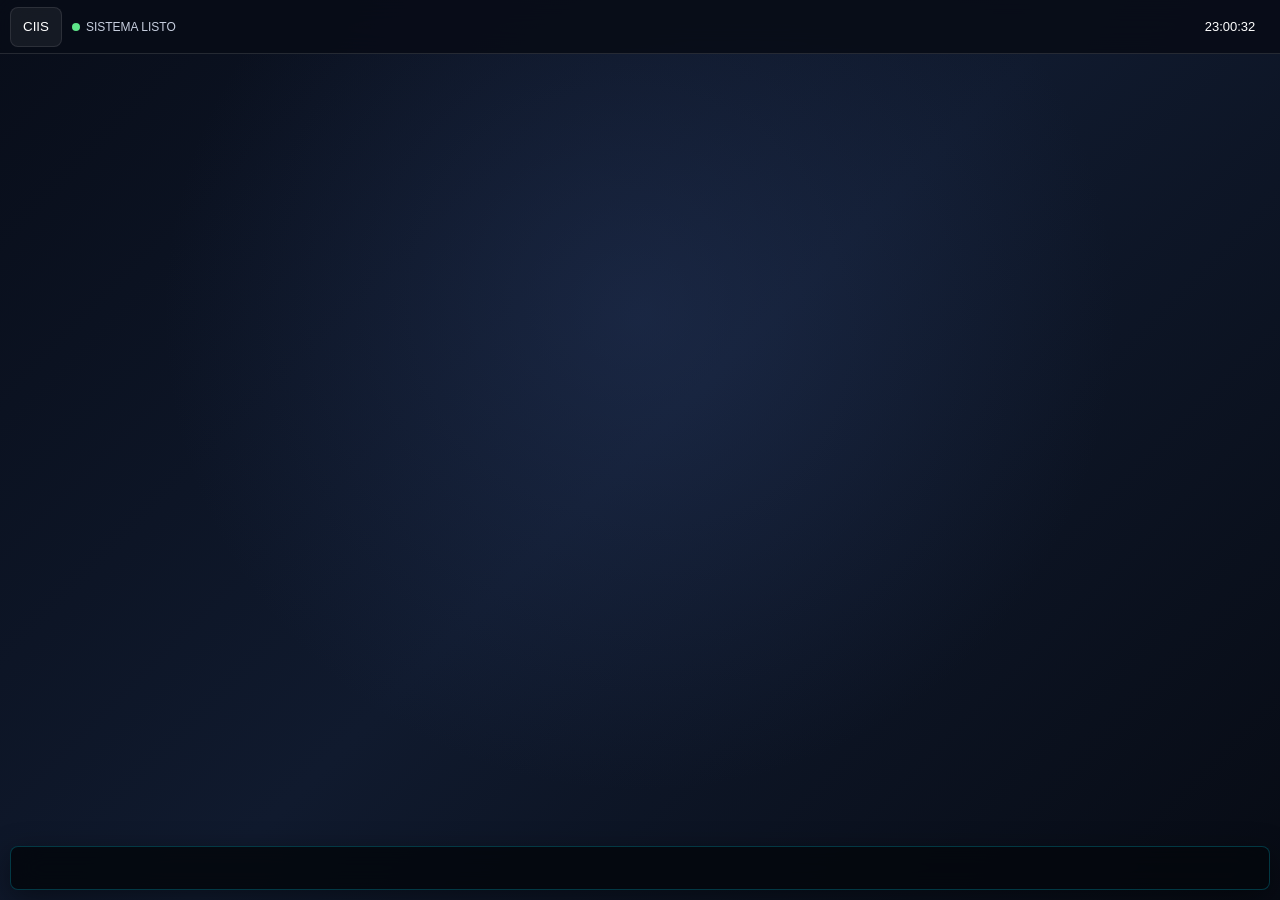
<file: index.html>
<!DOCTYPE html>
<html lang="es">
<head>
    <meta charset="UTF-8">

    <meta
        name="viewport"
        content="width=device-width, initial-scale=1.0"
    >

    <meta
        name="description"
        content="CIIS OS — Sistema Operativo Web del Centro de Investigación de Identidad Soberana"
    >

    <meta
        name="author"
        content="CIIS"
    >

    <title>CIIS OS</title>

    <!-- =====================================================
         CIIS OS — HOJAS DE ESTILO
         ===================================================== -->

    <link rel="stylesheet" href="./css/style.css">
    <link rel="stylesheet" href="./css/desktop.css">

</head>

<body>

    <!-- =====================================================
         CIIS OS — CONTENEDOR PRINCIPAL
         ===================================================== -->

    <main
        id="ciis-os"
        class="ciis-os"
        aria-label="CIIS OS"
    >

        <!-- =================================================
             ESCRITORIO
             ================================================= -->

        <section
            id="desktop"
            class="desktop"
            aria-label="Escritorio de CIIS OS"
        >

            <!-- =============================================
                 BARRA DEL SISTEMA
                 ============================================= -->

            <header
                id="system-bar"
                class="system-bar"
            >

                <button
                    id="start-button"
                    class="start-button"
                    type="button"
                    aria-label="Abrir menú principal"
                    aria-expanded="false"
                    aria-controls="start-menu"
                >
                    CIIS
                </button>


                <div
                    id="system-status"
                    class="system-status"
                    aria-label="Estado del sistema"
                >

                    <span
                        id="system-status-indicator"
                        class="system-status-indicator"
                        aria-hidden="true"
                    ></span>

                    <span
                        id="system-status-text"
                    >
                        SISTEMA
                    </span>

                </div>


                <time
                    id="clock"
                    class="clock"
                    aria-label="Hora del sistema"
                >
                    --:--:--
                </time>

            </header>


            <!-- =============================================
                 MENÚ PRINCIPAL
                 ============================================= -->

            <nav
                id="start-menu"
                class="start-menu"
                aria-label="Menú principal"
                hidden
            >

                <div
                    class="start-menu-header"
                >

                    <strong>CIIS OS</strong>

                    <span>
                        Centro de Investigación de Identidad Soberana
                    </span>

                </div>


                <div
                    id="application-menu"
                    class="application-menu"
                >

                    <button
                        type="button"
                        class="application-button"
                        data-application="ciismatria"
                    >

                        <span
                            class="application-icon"
                            aria-hidden="true"
                        >
                            ∑
                        </span>

                        <span
                            class="application-name"
                        >
                            CIISMATRÍA
                        </span>

                    </button>


                    <button
                        type="button"
                        class="application-button"
                        data-application="pic140"
                    >

                        <span
                            class="application-icon"
                            aria-hidden="true"
                        >
                            ◈
                        </span>

                        <span
                            class="application-name"
                        >
                            Auditoría PIC-140
                        </span>

                    </button>


                    <!-- =================================================
                         CIIS-DOC-BASE-001
                         ================================================= -->

                    <button
                        type="button"
                        class="application-button"
                        data-application="simboliza-representa"
                    >

                        <span
                            class="application-icon"
                            aria-hidden="true"
                        >
                            ◉
                        </span>

                        <span
                            class="application-name"
                        >
                            Simboliza y Representa
                        </span>

                    </button>

                </div>

            </nav>


            <!-- =============================================
                 ÁREA DEL ESCRITORIO
                 ============================================= -->

            <section
                id="desktop-area"
                class="desktop-area"
                aria-label="Área de trabajo"
            >
                <!--
                    El contenido dinámico del escritorio será
                    administrado por los módulos JavaScript.
                -->
            </section>


            <!-- =============================================
                 ADMINISTRADOR DE VENTANAS
                 ============================================= -->

            <section
                id="window-manager"
                class="window-manager"
                aria-label="Administrador de ventanas"
            >
                <!--
                    Las ventanas serán creadas dinámicamente
                    por windows.js.
                -->
            </section>

        </section>

    </main>


    <!-- =====================================================
         CIIS OS — PUNTO ÚNICO DE ENTRADA JAVASCRIPT
         =====================================================

         IMPORTANTE:

         app.js es el único módulo que se carga directamente
         desde index.html.

         Los demás módulos serán gestionados mediante
         import/export utilizando ES Modules nativos.

         NO agregar otros <script> aquí.
         ===================================================== -->

    <script
        type="module"
        src="./js/app.js"
    ></script>

</body>
</html>
</file>
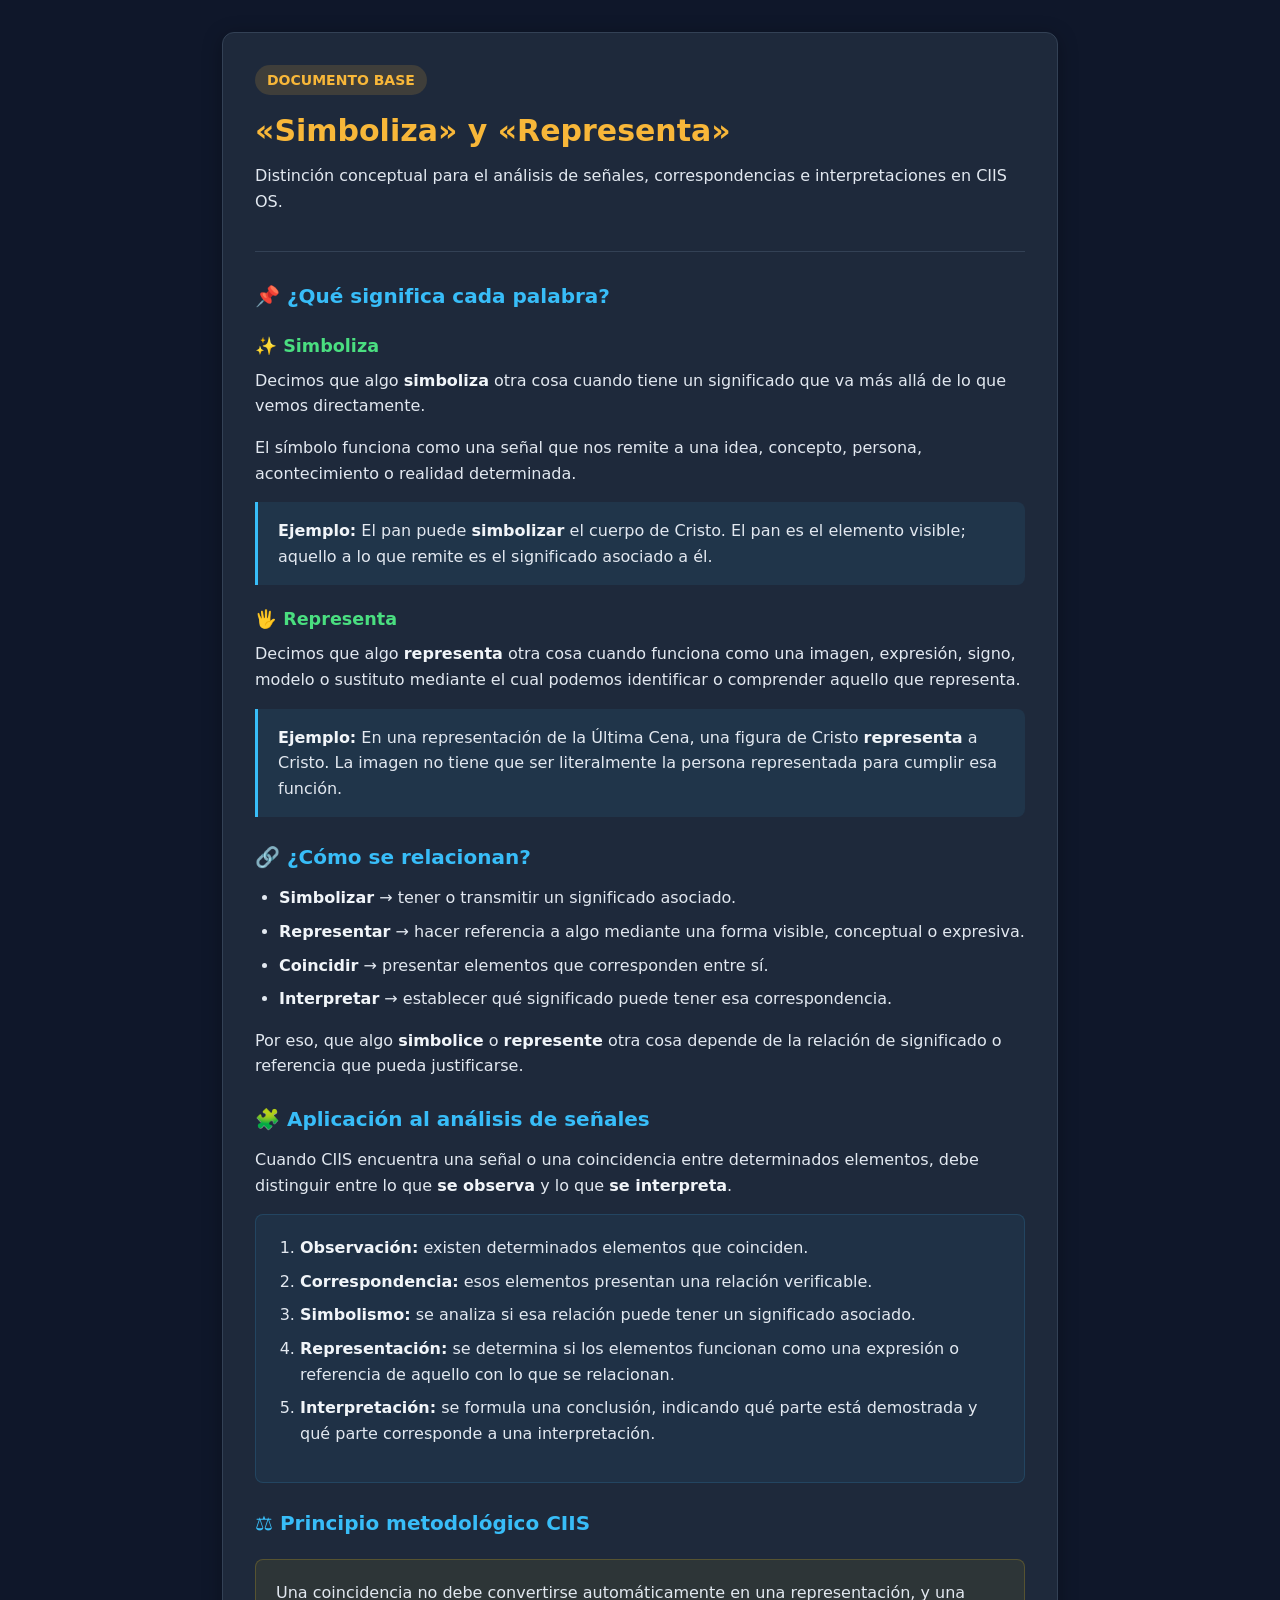
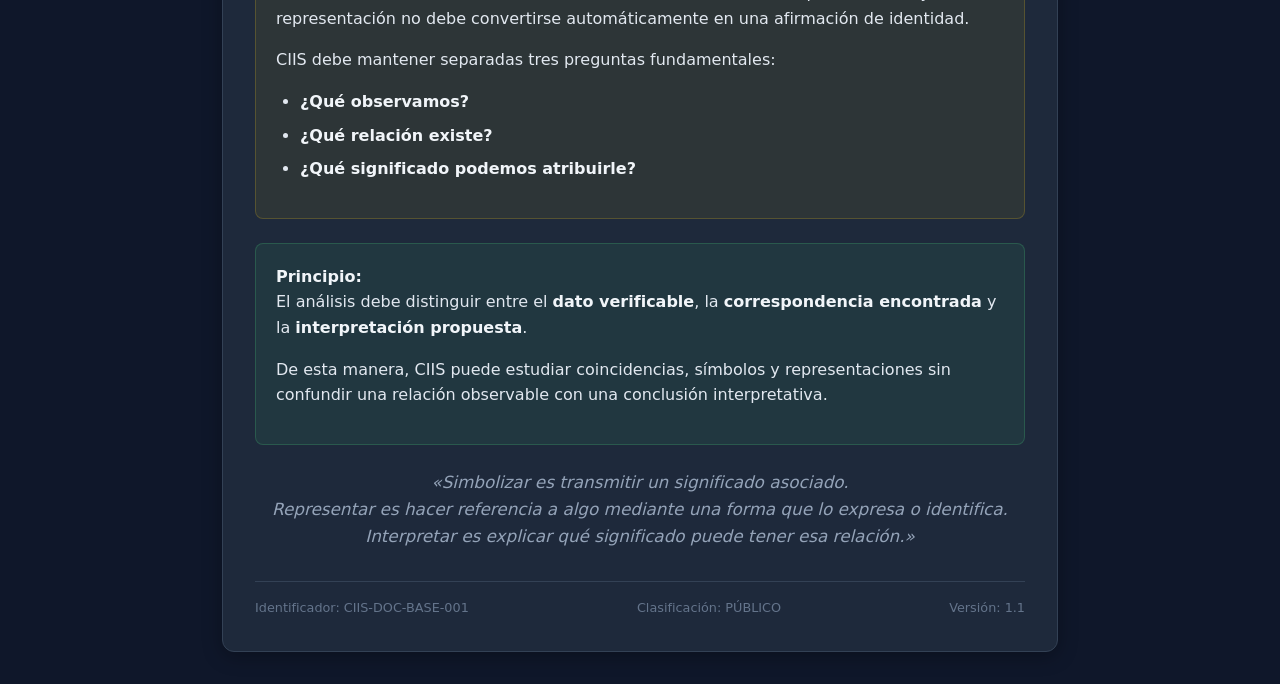
<file: docs/CIIS-DOC-BASE-001.html>
<!DOCTYPE html>
<html lang="es">
<head>
    <meta charset="UTF-8">
    <meta name="viewport" content="width=device-width, initial-scale=1.0">
    <title>CIIS OS | Simboliza y Representa</title>

    <style>
        :root {
            --ciis-fondo: #0f172a;
            --ciis-texto: #e2e8f0;
            --ciis-destacado: #f8b739;
            --ciis-borde: #334155;
            --ciis-secundario: #38bdf8;
            --ciis-caja-fondo: #1e293b;
            --ciis-exito: #4ade80;
            --ciis-advertencia: #facc15;
            --fuente-base: system-ui, -apple-system, sans-serif;
        }

        * {
            margin: 0;
            padding: 0;
            box-sizing: border-box;
        }

        body {
            background-color: var(--ciis-fondo);
            color: var(--ciis-texto);
            font-family: var(--fuente-base);
            line-height: 1.6;
            padding: 2rem;
            max-width: 900px;
            margin: 0 auto;
        }

        .ciis-expediente {
            background-color: var(--ciis-caja-fondo);
            border: 1px solid var(--ciis-borde);
            border-radius: 0.75rem;
            padding: 2rem;
            box-shadow: 0 4px 20px rgba(0, 0, 0, 0.3);
        }

        .ciis-encabezado {
            border-bottom: 1px solid var(--ciis-borde);
            padding-bottom: 1.25rem;
            margin-bottom: 1.75rem;
        }

        .ciis-etiqueta {
            display: inline-block;
            background-color: rgba(248, 183, 57, 0.15);
            color: var(--ciis-destacado);
            padding: 0.25rem 0.75rem;
            border-radius: 9999px;
            font-size: 0.875rem;
            font-weight: 600;
            margin-bottom: 0.75rem;
        }

        h1 {
            color: var(--ciis-destacado);
            font-size: 1.875rem;
            margin-bottom: 0.5rem;
        }

        h2 {
            color: var(--ciis-secundario);
            font-size: 1.25rem;
            margin: 1.5rem 0 0.75rem;
        }

        h3 {
            color: var(--ciis-exito);
            font-size: 1.1rem;
            margin: 1.25rem 0 0.5rem;
        }

        p {
            margin-bottom: 1rem;
        }

        ul,
        ol {
            margin-left: 1.5rem;
            margin-bottom: 1rem;
        }

        li {
            margin-bottom: 0.5rem;
        }

        strong {
            color: #f1f5f9;
        }

        em {
            color: #cbd5e1;
        }

        .ciis-ejemplo {
            background-color: rgba(56, 189, 248, 0.08);
            border-left: 3px solid var(--ciis-secundario);
            padding: 1rem 1.25rem;
            margin: 1rem 0;
            border-radius: 0 0.5rem 0.5rem 0;
        }

        .ciis-principio {
            background-color: rgba(250, 204, 21, 0.07);
            border: 1px solid rgba(250, 204, 21, 0.2);
            border-radius: 0.5rem;
            padding: 1.25rem;
            margin-top: 1.25rem;
        }

        .ciis-proceso {
            background-color: rgba(56, 189, 248, 0.06);
            border: 1px solid rgba(56, 189, 248, 0.15);
            border-radius: 0.5rem;
            padding: 1.25rem;
            margin: 1rem 0;
        }

        .ciis-conclusion {
            background-color: rgba(74, 222, 128, 0.08);
            border: 1px solid rgba(74, 222, 128, 0.2);
            border-radius: 0.5rem;
            padding: 1.25rem;
            margin-top: 1.5rem;
        }

        .ciis-frase-final {
            font-style: italic;
            text-align: center;
            margin-top: 1.5rem;
            color: #94a3b8;
            font-size: 1.05rem;
        }

        .ciis-meta {
            margin-top: 2rem;
            padding-top: 1rem;
            border-top: 1px solid var(--ciis-borde);
            font-size: 0.8rem;
            color: #64748b;
            display: flex;
            justify-content: space-between;
            flex-wrap: wrap;
            gap: 0.5rem;
        }

        code {
            background-color: rgba(255, 255, 255, 0.05);
            padding: 0.125rem 0.4rem;
            border-radius: 0.25rem;
            font-family: inherit;
        }

        @media (max-width: 600px) {
            body {
                padding: 1rem;
            }

            .ciis-expediente {
                padding: 1.25rem;
            }

            h1 {
                font-size: 1.5rem;
            }

            .ciis-meta {
                flex-direction: column;
            }
        }
    </style>
</head>

<body>

<div class="ciis-expediente">

    <div class="ciis-encabezado">
        <span class="ciis-etiqueta">DOCUMENTO BASE</span>

        <h1>«Simboliza» y «Representa»</h1>

        <p>
            Distinción conceptual para el análisis de señales,
            correspondencias e interpretaciones en CIIS OS.
        </p>
    </div>


    <h2>📌 ¿Qué significa cada palabra?</h2>


    <h3>✨ Simboliza</h3>

    <p>
        Decimos que algo <strong>simboliza</strong> otra cosa cuando
        tiene un significado que va más allá de lo que vemos
        directamente.
    </p>

    <p>
        El símbolo funciona como una señal que nos remite a una
        idea, concepto, persona, acontecimiento o realidad determinada.
    </p>

    <div class="ciis-ejemplo">
        <strong>Ejemplo:</strong>
        El pan puede <strong>simbolizar</strong> el cuerpo de Cristo.
        El pan es el elemento visible; aquello a lo que remite es
        el significado asociado a él.
    </div>


    <h3>🖐️ Representa</h3>

    <p>
        Decimos que algo <strong>representa</strong> otra cosa cuando
        funciona como una imagen, expresión, signo, modelo o sustituto
        mediante el cual podemos identificar o comprender aquello que
        representa.
    </p>

    <div class="ciis-ejemplo">
        <strong>Ejemplo:</strong>
        En una representación de la Última Cena, una figura de Cristo
        <strong>representa</strong> a Cristo. La imagen no tiene que ser
        literalmente la persona representada para cumplir esa función.
    </div>


    <h2>🔗 ¿Cómo se relacionan?</h2>

    <ul>
        <li>
            <strong>Simbolizar</strong> → tener o transmitir un significado asociado.
        </li>

        <li>
            <strong>Representar</strong> → hacer referencia a algo mediante
            una forma visible, conceptual o expresiva.
        </li>

        <li>
            <strong>Coincidir</strong> → presentar elementos que corresponden
            entre sí.
        </li>

        <li>
            <strong>Interpretar</strong> → establecer qué significado puede
            tener esa correspondencia.
        </li>
    </ul>

    <p>
        Por eso, que algo <strong>simbolice</strong> o
        <strong>represente</strong> otra cosa depende de la relación
        de significado o referencia que pueda justificarse.
    </p>


    <h2>🧩 Aplicación al análisis de señales</h2>

    <p>
        Cuando CIIS encuentra una señal o una coincidencia entre
        determinados elementos, debe distinguir entre lo que
        <strong>se observa</strong> y lo que <strong>se interpreta</strong>.
    </p>

    <div class="ciis-proceso">

        <ol>

            <li>
                <strong>Observación:</strong>
                existen determinados elementos que coinciden.
            </li>

            <li>
                <strong>Correspondencia:</strong>
                esos elementos presentan una relación verificable.
            </li>

            <li>
                <strong>Simbolismo:</strong>
                se analiza si esa relación puede tener un significado
                asociado.
            </li>

            <li>
                <strong>Representación:</strong>
                se determina si los elementos funcionan como una
                expresión o referencia de aquello con lo que se relacionan.
            </li>

            <li>
                <strong>Interpretación:</strong>
                se formula una conclusión, indicando qué parte está
                demostrada y qué parte corresponde a una interpretación.
            </li>

        </ol>

    </div>


    <h2>⚖️ Principio metodológico CIIS</h2>

    <div class="ciis-principio">

        <p>
            Una coincidencia no debe convertirse automáticamente en
            una representación, y una representación no debe convertirse
            automáticamente en una afirmación de identidad.
        </p>

        <p>
            CIIS debe mantener separadas tres preguntas fundamentales:
        </p>

        <ul>
            <li><strong>¿Qué observamos?</strong></li>
            <li><strong>¿Qué relación existe?</strong></li>
            <li><strong>¿Qué significado podemos atribuirle?</strong></li>
        </ul>

    </div>


    <div class="ciis-conclusion">

        <strong>Principio:</strong>

        <p>
            El análisis debe distinguir entre el
            <strong>dato verificable</strong>, la
            <strong>correspondencia encontrada</strong> y la
            <strong>interpretación propuesta</strong>.
        </p>

        <p>
            De esta manera, CIIS puede estudiar coincidencias,
            símbolos y representaciones sin confundir una relación
            observable con una conclusión interpretativa.
        </p>

    </div>


    <p class="ciis-frase-final">
        «Simbolizar es transmitir un significado asociado.<br>
        Representar es hacer referencia a algo mediante una forma
        que lo expresa o identifica.<br>
        Interpretar es explicar qué significado puede tener esa relación.»
    </p>


    <div class="ciis-meta">
        <span>Identificador: CIIS-DOC-BASE-001</span>
        <span>Clasificación: PÚBLICO</span>
        <span>Versión: 1.1</span>
    </div>

</div>

</body>
</html>
</file>
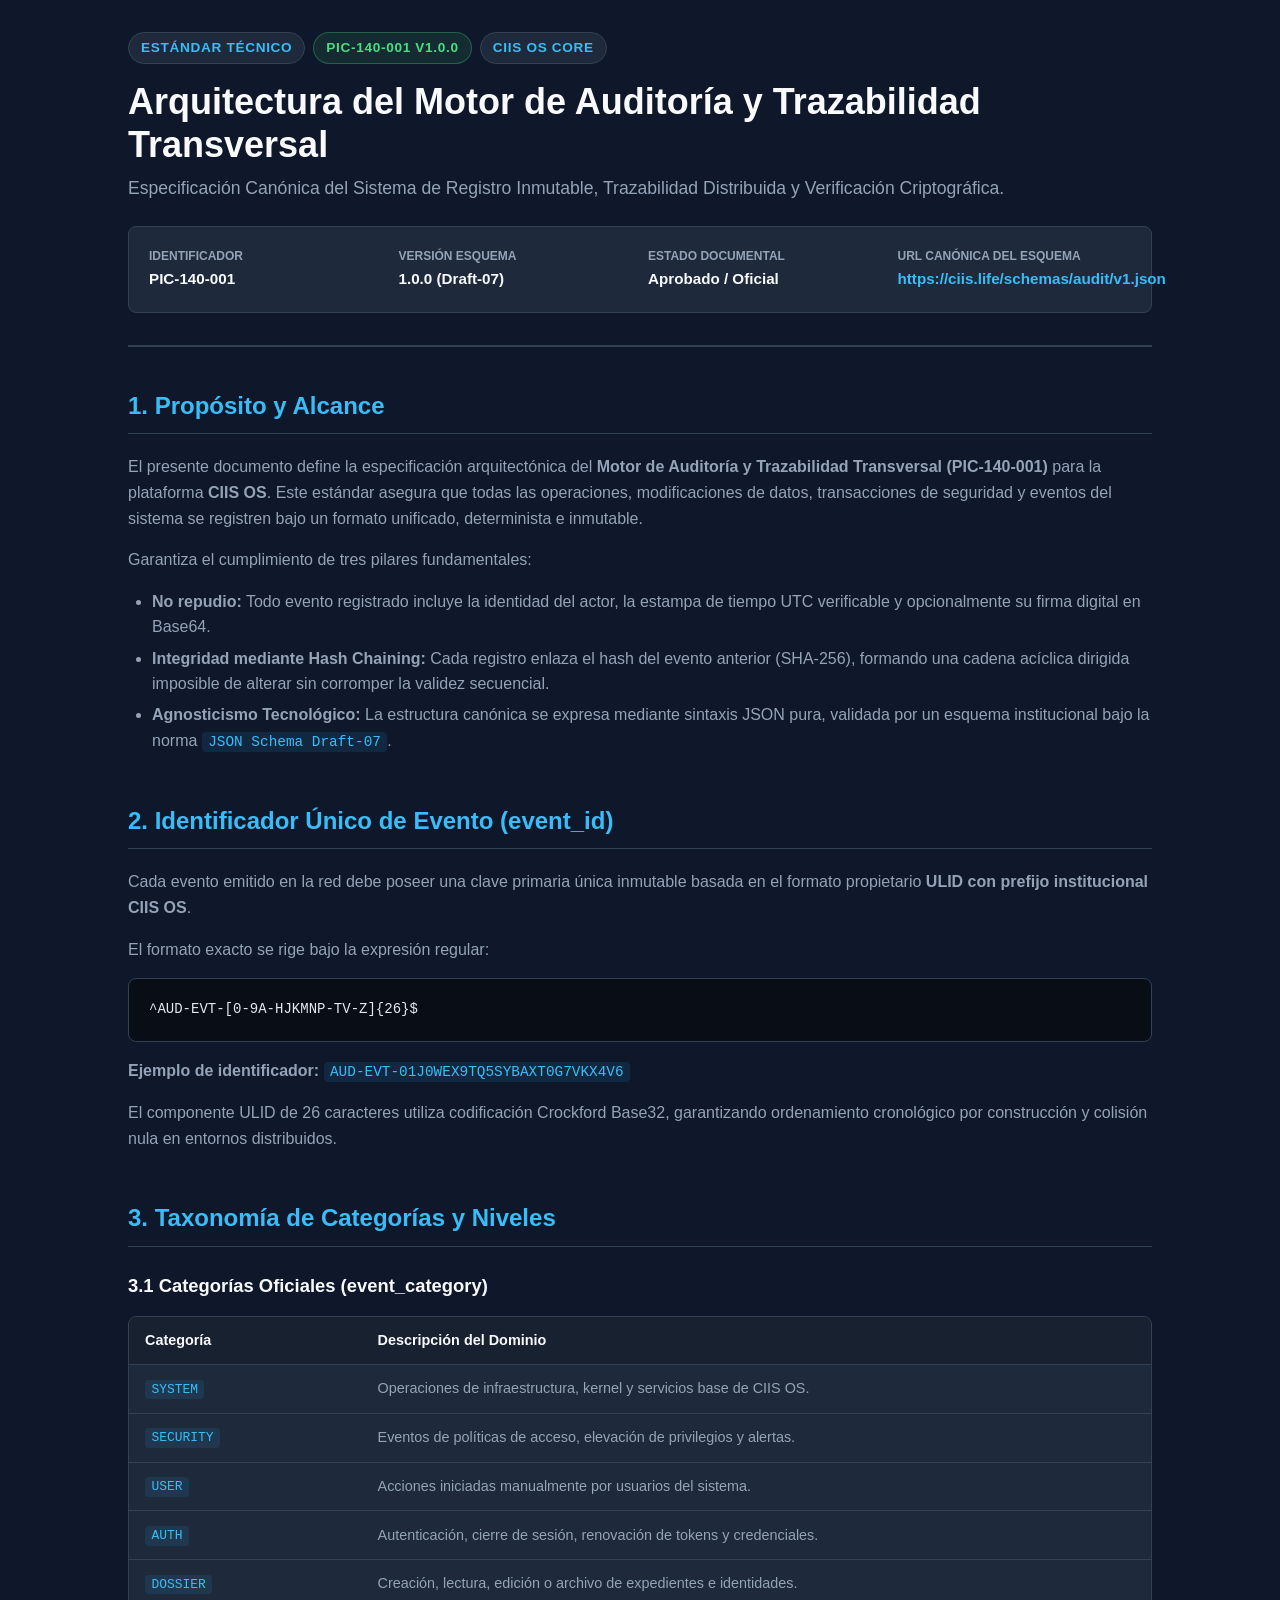
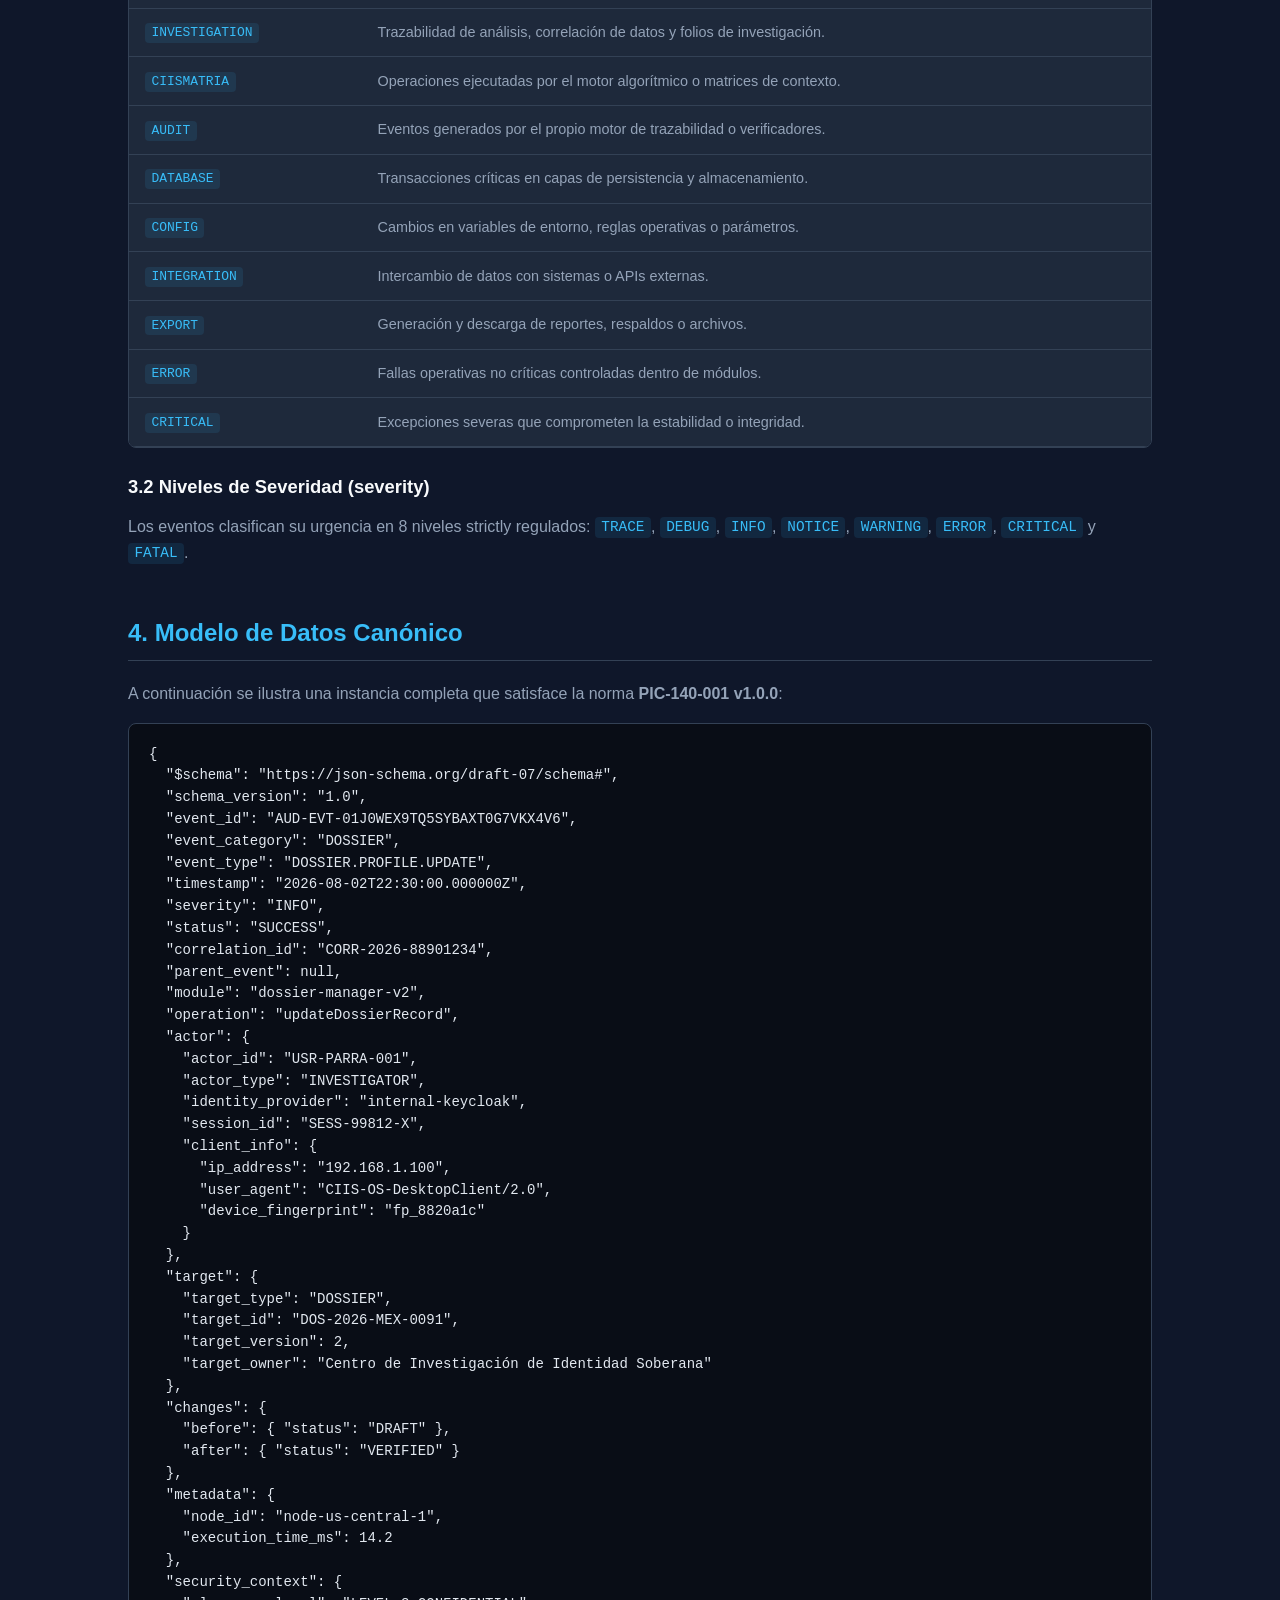
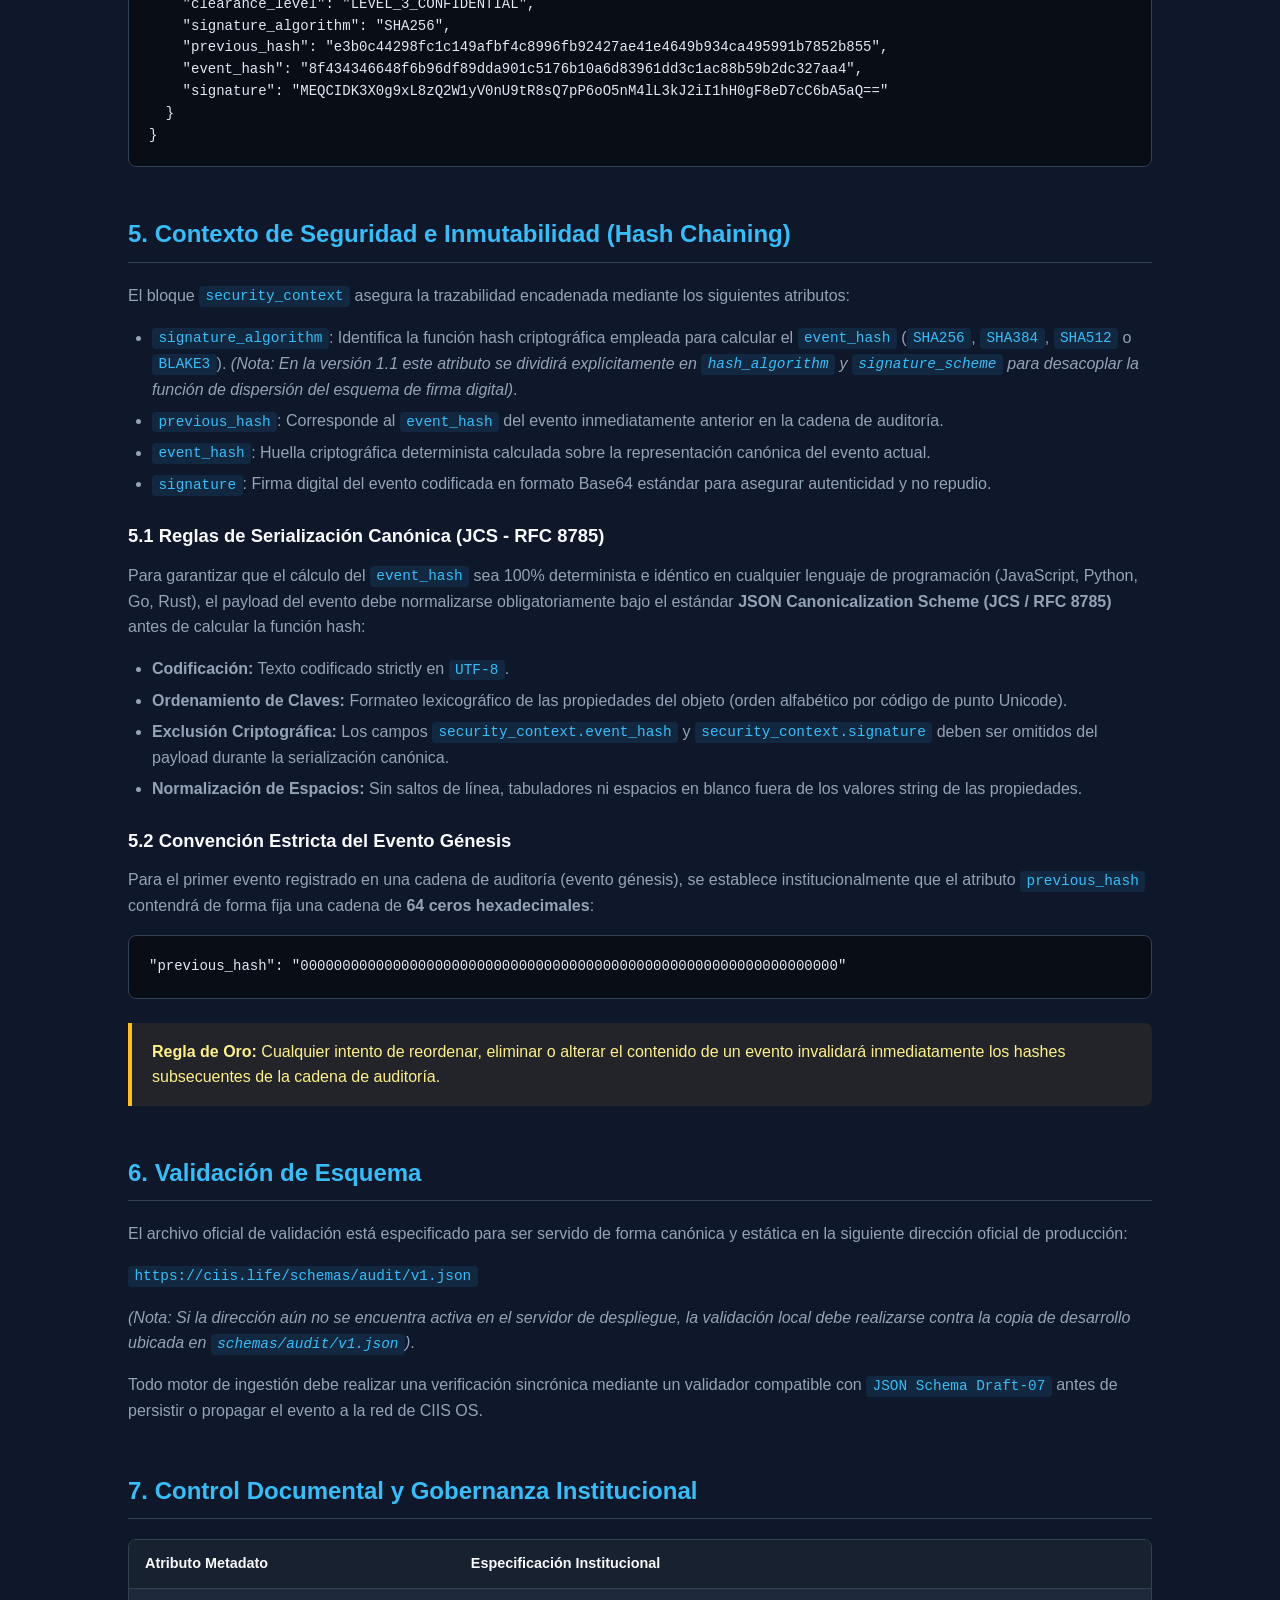
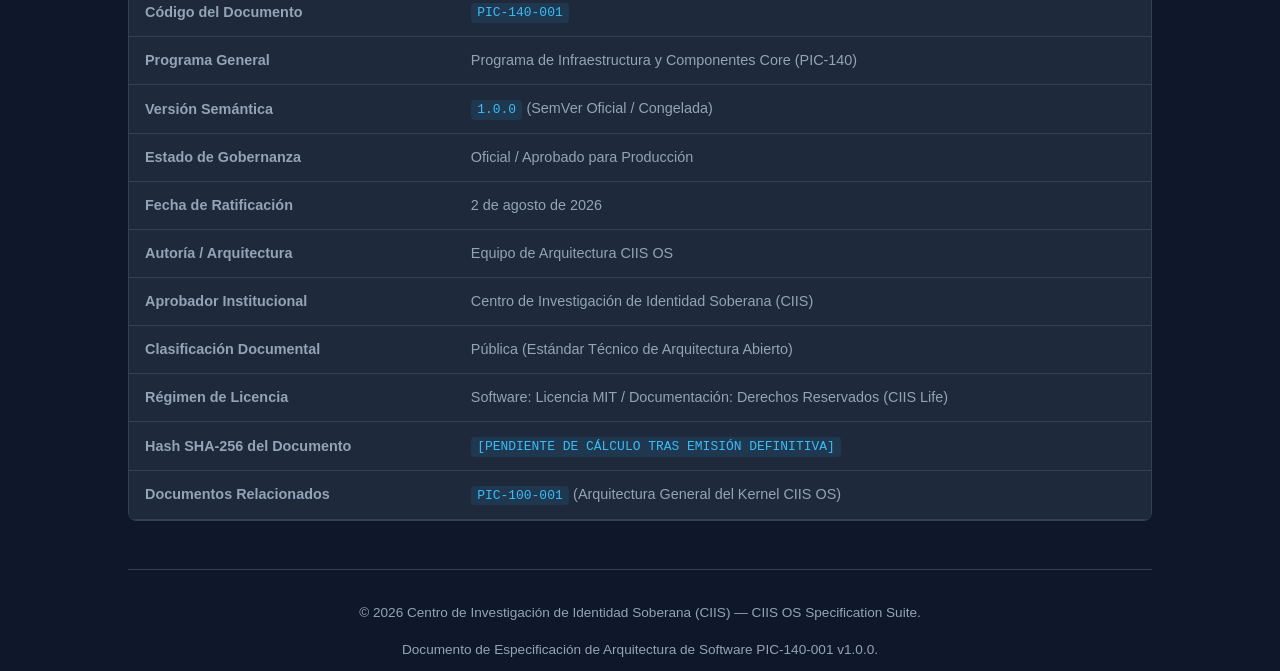
<file: docs/pic/PIC-140-001.html>
<!DOCTYPE html>
<html lang="es-MX">
<head>
  <meta charset="UTF-8">
  <meta name="viewport" content="width=device-width, initial-scale=1.0">
  <title>PIC-140-001 | Arquitectura del Motor de Auditoría y Trazabilidad Transversal</title>
  <style>
    :root {
      --bg-color: #0f172a;
      --card-bg: #1e293b;
      --border-color: #334155;
      --text-main: #f8fafc;
      --text-muted: #94a3b8;
      --accent-blue: #38bdf8;
      --accent-green: #4ade80;
      --accent-amber: #fbbf24;
      --code-bg: #090d16;
      --font-mono: 'JetBrains Mono', 'Fira Code', 'Courier New', monospace;
      --font-sans: -apple-system, BlinkMacSystemFont, 'Segoe UI', Roboto, Helvetica, Arial, sans-serif;
    }

    * {
      box-sizing: border-box;
      margin: 0;
      padding: 0;
    }

    body {
      background-color: var(--bg-color);
      color: var(--text-main);
      font-family: var(--font-sans);
      line-height: 1.6;
      padding: 2rem 1rem;
    }

    .container {
      max-width: 1024px;
      margin: 0 auto;
    }

    header {
      border-bottom: 2px solid var(--border-color);
      padding-bottom: 2rem;
      margin-bottom: 2.5rem;
    }

    .badge-container {
      display: flex;
      gap: 0.5rem;
      margin-bottom: 1rem;
      flex-wrap: wrap;
    }

    .badge {
      background: #1e293b;
      border: 1px solid var(--border-color);
      color: var(--accent-blue);
      padding: 0.25rem 0.75rem;
      border-radius: 9999px;
      font-size: 0.85rem;
      font-weight: 600;
      text-transform: uppercase;
      letter-spacing: 0.05em;
    }

    .badge.status-ratified {
      color: var(--accent-green);
      border-color: rgba(74, 222, 128, 0.3);
      background: rgba(74, 222, 128, 0.1);
    }

    h1 {
      font-size: 2.25rem;
      font-weight: 800;
      color: var(--text-main);
      margin-bottom: 0.5rem;
      line-height: 1.2;
    }

    .subtitle {
      color: var(--text-muted);
      font-size: 1.1rem;
    }

    .meta-grid {
      display: grid;
      grid-template-columns: repeat(auto-fit, minmax(200px, 1fr));
      gap: 1rem;
      margin-top: 1.5rem;
      background: var(--card-bg);
      padding: 1.25rem;
      border-radius: 8px;
      border: 1px solid var(--border-color);
    }

    .meta-item label {
      display: block;
      font-size: 0.75rem;
      text-transform: uppercase;
      color: var(--text-muted);
      font-weight: 700;
    }

    .meta-item span {
      font-size: 0.95rem;
      font-weight: 600;
      color: var(--text-main);
    }

    section {
      margin-bottom: 3rem;
    }

    h2 {
      font-size: 1.5rem;
      color: var(--accent-blue);
      border-bottom: 1px solid var(--border-color);
      padding-bottom: 0.5rem;
      margin-bottom: 1.25rem;
      display: flex;
      align-items: center;
      gap: 0.5rem;
    }

    h3 {
      font-size: 1.15rem;
      color: var(--text-main);
      margin: 1.5rem 0 0.75rem 0;
    }

    p {
      color: var(--text-muted);
      margin-bottom: 1rem;
    }

    ul, ol {
      color: var(--text-muted);
      margin-left: 1.5rem;
      margin-bottom: 1rem;
    }

    li {
      margin-bottom: 0.35rem;
    }

    code {
      font-family: var(--font-mono);
      background: rgba(56, 189, 248, 0.1);
      color: var(--accent-blue);
      padding: 0.15rem 0.4rem;
      border-radius: 4px;
      font-size: 0.9em;
    }

    pre {
      background: var(--code-bg);
      border: 1px solid var(--border-color);
      border-radius: 8px;
      padding: 1.25rem;
      overflow-x: auto;
      margin: 1rem 0;
    }

    pre code {
      background: none;
      color: #e2e8f0;
      padding: 0;
      font-size: 0.875rem;
      line-height: 1.5;
    }

    .table-wrapper {
      width: 100%;
      overflow-x: auto;
      margin: 1rem 0;
      border-radius: 8px;
      border: 1px solid var(--border-color);
    }

    table {
      width: 100%;
      border-collapse: collapse;
      background: var(--card-bg);
      min-width: 600px;
    }

    th, td {
      padding: 0.75rem 1rem;
      text-align: left;
      border-bottom: 1px solid var(--border-color);
      font-size: 0.9rem;
    }

    th {
      background: rgba(0, 0, 0, 0.2);
      color: var(--text-main);
      font-weight: 700;
    }

    td {
      color: var(--text-muted);
    }

    .callout {
      background: rgba(251, 191, 36, 0.08);
      border-left: 4px solid var(--accent-amber);
      padding: 1rem 1.25rem;
      border-radius: 0 8px 8px 0;
      margin: 1.5rem 0;
    }

    .callout p {
      color: #fef08a;
      margin: 0;
    }

    footer {
      border-top: 1px solid var(--border-color);
      padding-top: 2rem;
      text-align: center;
      color: var(--text-muted);
      font-size: 0.85rem;
    }

    a {
      color: var(--accent-blue);
      text-decoration: none;
    }

    a:hover {
      text-decoration: underline;
    }
  </style>
</head>
<body>

  <div class="container">
    
    <!-- HEADER -->
    <header>
      <div class="badge-container">
        <span class="badge">Estándar Técnico</span>
        <span class="badge status-ratified">PIC-140-001 v1.0.0</span>
        <span class="badge">CIIS OS Core</span>
      </div>
      <h1>Arquitectura del Motor de Auditoría y Trazabilidad Transversal</h1>
      <p class="subtitle">Especificación Canónica del Sistema de Registro Inmutable, Trazabilidad Distribuida y Verificación Criptográfica.</p>

      <div class="meta-grid">
        <div class="meta-item">
          <label>Identificador</label>
          <span>PIC-140-001</span>
        </div>
        <div class="meta-item">
          <label>Versión Esquema</label>
          <span>1.0.0 (Draft-07)</span>
        </div>
        <div class="meta-item">
          <label>Estado Documental</label>
          <span>Aprobado / Oficial</span>
        </div>
        <div class="meta-item">
          <label>URL Canónica del Esquema</label>
          <span><a href="https://ciis.life/schemas/audit/v1.json" target="_blank" rel="noopener noreferrer">https://ciis.life/schemas/audit/v1.json</a></span>
        </div>
      </div>
    </header>

    <!-- CONTENIDO -->
    <main>

      <!-- SECCIÓN 1 -->
      <section id="proposito">
        <h2>1. Propósito y Alcance</h2>
        <p>El presente documento define la especificación arquitectónica del <strong>Motor de Auditoría y Trazabilidad Transversal (PIC-140-001)</strong> para la plataforma <strong>CIIS OS</strong>. Este estándar asegura que todas las operaciones, modificaciones de datos, transacciones de seguridad y eventos del sistema se registren bajo un formato unificado, determinista e inmutable.</p>
        <p>Garantiza el cumplimiento de tres pilares fundamentales:</p>
        <ul>
          <li><strong>No repudio:</strong> Todo evento registrado incluye la identidad del actor, la estampa de tiempo UTC verificable y opcionalmente su firma digital en Base64.</li>
          <li><strong>Integridad mediante Hash Chaining:</strong> Cada registro enlaza el hash del evento anterior (SHA-256), formando una cadena acíclica dirigida imposible de alterar sin corromper la validez secuencial.</li>
          <li><strong>Agnosticismo Tecnológico:</strong> La estructura canónica se expresa mediante sintaxis JSON pura, validada por un esquema institucional bajo la norma <code>JSON Schema Draft-07</code>.</li>
        </ul>
      </section>

      <!-- SECCIÓN 2 -->
      <section id="identificador">
        <h2>2. Identificador Único de Evento (event_id)</h2>
        <p>Cada evento emitido en la red debe poseer una clave primaria única inmutable basada en el formato propietario <strong>ULID con prefijo institucional CIIS OS</strong>.</p>
        <p>El formato exacto se rige bajo la expresión regular:</p>
        <pre><code>^AUD-EVT-[0-9A-HJKMNP-TV-Z]{26}$</code></pre>
        <p><strong>Ejemplo de identificador:</strong> <code>AUD-EVT-01J0WEX9TQ5SYBAXT0G7VKX4V6</code></p>
        <p>El componente ULID de 26 caracteres utiliza codificación Crockford Base32, garantizando ordenamiento cronológico por construcción y colisión nula en entornos distribuidos.</p>
      </section>

      <!-- SECCIÓN 3 -->
      <section id="taxonomia">
        <h2>3. Taxonomía de Categorías y Niveles</h2>

        <h3>3.1 Categorías Oficiales (event_category)</h3>
        <div class="table-wrapper">
          <table>
            <thead>
              <tr>
                <th>Categoría</th>
                <th>Descripción del Dominio</th>
              </tr>
            </thead>
            <tbody>
              <tr><td><code>SYSTEM</code></td><td>Operaciones de infraestructura, kernel y servicios base de CIIS OS.</td></tr>
              <tr><td><code>SECURITY</code></td><td>Eventos de políticas de acceso, elevación de privilegios y alertas.</td></tr>
              <tr><td><code>USER</code></td><td>Acciones iniciadas manualmente por usuarios del sistema.</td></tr>
              <tr><td><code>AUTH</code></td><td>Autenticación, cierre de sesión, renovación de tokens y credenciales.</td></tr>
              <tr><td><code>DOSSIER</code></td><td>Creación, lectura, edición o archivo de expedientes e identidades.</td></tr>
              <tr><td><code>INVESTIGATION</code></td><td>Trazabilidad de análisis, correlación de datos y folios de investigación.</td></tr>
              <tr><td><code>CIISMATRIA</code></td><td>Operaciones ejecutadas por el motor algorítmico o matrices de contexto.</td></tr>
              <tr><td><code>AUDIT</code></td><td>Eventos generados por el propio motor de trazabilidad o verificadores.</td></tr>
              <tr><td><code>DATABASE</code></td><td>Transacciones críticas en capas de persistencia y almacenamiento.</td></tr>
              <tr><td><code>CONFIG</code></td><td>Cambios en variables de entorno, reglas operativas o parámetros.</td></tr>
              <tr><td><code>INTEGRATION</code></td><td>Intercambio de datos con sistemas o APIs externas.</td></tr>
              <tr><td><code>EXPORT</code></td><td>Generación y descarga de reportes, respaldos o archivos.</td></tr>
              <tr><td><code>ERROR</code></td><td>Fallas operativas no críticas controladas dentro de módulos.</td></tr>
              <tr><td><code>CRITICAL</code></td><td>Excepciones severas que comprometen la estabilidad o integridad.</td></tr>
            </tbody>
          </table>
        </div>

        <h3>3.2 Niveles de Severidad (severity)</h3>
        <p>Los eventos clasifican su urgencia en 8 niveles strictly regulados: <code>TRACE</code>, <code>DEBUG</code>, <code>INFO</code>, <code>NOTICE</code>, <code>WARNING</code>, <code>ERROR</code>, <code>CRITICAL</code> y <code>FATAL</code>.</p>
      </section>

      <!-- SECCIÓN 4 -->
      <section id="estructura">
        <h2>4. Modelo de Datos Canónico</h2>
        <p>A continuación se ilustra una instancia completa que satisface la norma <strong>PIC-140-001 v1.0.0</strong>:</p>

        <pre><code>{
  "$schema": "https://json-schema.org/draft-07/schema#",
  "schema_version": "1.0",
  "event_id": "AUD-EVT-01J0WEX9TQ5SYBAXT0G7VKX4V6",
  "event_category": "DOSSIER",
  "event_type": "DOSSIER.PROFILE.UPDATE",
  "timestamp": "2026-08-02T22:30:00.000000Z",
  "severity": "INFO",
  "status": "SUCCESS",
  "correlation_id": "CORR-2026-88901234",
  "parent_event": null,
  "module": "dossier-manager-v2",
  "operation": "updateDossierRecord",
  "actor": {
    "actor_id": "USR-PARRA-001",
    "actor_type": "INVESTIGATOR",
    "identity_provider": "internal-keycloak",
    "session_id": "SESS-99812-X",
    "client_info": {
      "ip_address": "192.168.1.100",
      "user_agent": "CIIS-OS-DesktopClient/2.0",
      "device_fingerprint": "fp_8820a1c"
    }
  },
  "target": {
    "target_type": "DOSSIER",
    "target_id": "DOS-2026-MEX-0091",
    "target_version": 2,
    "target_owner": "Centro de Investigación de Identidad Soberana"
  },
  "changes": {
    "before": { "status": "DRAFT" },
    "after": { "status": "VERIFIED" }
  },
  "metadata": {
    "node_id": "node-us-central-1",
    "execution_time_ms": 14.2
  },
  "security_context": {
    "clearance_level": "LEVEL_3_CONFIDENTIAL",
    "signature_algorithm": "SHA256",
    "previous_hash": "e3b0c44298fc1c149afbf4c8996fb92427ae41e4649b934ca495991b7852b855",
    "event_hash": "8f434346648f6b96df89dda901c5176b10a6d83961dd3c1ac88b59b2dc327aa4",
    "signature": "MEQCIDK3X0g9xL8zQ2W1yV0nU9tR8sQ7pP6oO5nM4lL3kJ2iI1hH0gF8eD7cC6bA5aQ=="
  }
}</code></pre>
      </section>

      <!-- SECCIÓN 5 -->
      <section id="criptografia">
        <h2>5. Contexto de Seguridad e Inmutabilidad (Hash Chaining)</h2>
        <p>El bloque <code>security_context</code> asegura la trazabilidad encadenada mediante los siguientes atributos:</p>
        <ul>
          <li><code>signature_algorithm</code>: Identifica la función hash criptográfica empleada para calcular el <code>event_hash</code> (<code>SHA256</code>, <code>SHA384</code>, <code>SHA512</code> o <code>BLAKE3</code>). <em>(Nota: En la versión 1.1 este atributo se dividirá explícitamente en <code>hash_algorithm</code> y <code>signature_scheme</code> para desacoplar la función de dispersión del esquema de firma digital)</em>.</li>
          <li><code>previous_hash</code>: Corresponde al <code>event_hash</code> del evento inmediatamente anterior en la cadena de auditoría.</li>
          <li><code>event_hash</code>: Huella criptográfica determinista calculada sobre la representación canónica del evento actual.</li>
          <li><code>signature</code>: Firma digital del evento codificada en formato Base64 estándar para asegurar autenticidad y no repudio.</li>
        </ul>

        <h3>5.1 Reglas de Serialización Canónica (JCS - RFC 8785)</h3>
        <p>Para garantizar que el cálculo del <code>event_hash</code> sea 100% determinista e idéntico en cualquier lenguaje de programación (JavaScript, Python, Go, Rust), el payload del evento debe normalizarse obligatoriamente bajo el estándar <strong>JSON Canonicalization Scheme (JCS / RFC 8785)</strong> antes de calcular la función hash:</p>
        <ul>
          <li><strong>Codificación:</strong> Texto codificado strictly en <code>UTF-8</code>.</li>
          <li><strong>Ordenamiento de Claves:</strong> Formateo lexicográfico de las propiedades del objeto (orden alfabético por código de punto Unicode).</li>
          <li><strong>Exclusión Criptográfica:</strong> Los campos <code>security_context.event_hash</code> y <code>security_context.signature</code> deben ser omitidos del payload durante la serialización canónica.</li>
          <li><strong>Normalización de Espacios:</strong> Sin saltos de línea, tabuladores ni espacios en blanco fuera de los valores string de las propiedades.</li>
        </ul>

        <h3>5.2 Convención Estricta del Evento Génesis</h3>
        <p>Para el primer evento registrado en una cadena de auditoría (evento génesis), se establece institucionalmente que el atributo <code>previous_hash</code> contendrá de forma fija una cadena de <strong>64 ceros hexadecimales</strong>:</p>
        <pre><code>"previous_hash": "0000000000000000000000000000000000000000000000000000000000000000"</code></pre>

        <div class="callout">
          <p><strong>Regla de Oro:</strong> Cualquier intento de reordenar, eliminar o alterar el contenido de un evento invalidará inmediatamente los hashes subsecuentes de la cadena de auditoría.</p>
        </div>
      </section>

      <!-- SECCIÓN 6 -->
      <section id="validacion">
        <h2>6. Validación de Esquema</h2>
        <p>El archivo oficial de validación está especificado para ser servido de forma canónica y estática en la siguiente dirección oficial de producción:</p>
        <p><code>https://ciis.life/schemas/audit/v1.json</code></p>
        <p><em>(Nota: Si la dirección aún no se encuentra activa en el servidor de despliegue, la validación local debe realizarse contra la copia de desarrollo ubicada en <code>schemas/audit/v1.json</code>)</em>.</p>
        <p>Todo motor de ingestión debe realizar una verificación sincrónica mediante un validador compatible con <code>JSON Schema Draft-07</code> antes de persistir o propagar el evento a la red de CIIS OS.</p>
      </section>

      <!-- SECCIÓN 7 -->
      <section id="control-documental">
        <h2>7. Control Documental y Gobernanza Institucional</h2>
        <div class="table-wrapper">
          <table>
            <thead>
              <tr>
                <th>Atributo Metadato</th>
                <th>Especificación Institucional</th>
              </tr>
            </thead>
            <tbody>
              <tr>
                <td><strong>Código del Documento</strong></td>
                <td><code>PIC-140-001</code></td>
              </tr>
              <tr>
                <td><strong>Programa General</strong></td>
                <td>Programa de Infraestructura y Componentes Core (PIC-140)</td>
              </tr>
              <tr>
                <td><strong>Versión Semántica</strong></td>
                <td><code>1.0.0</code> (SemVer Oficial / Congelada)</td>
              </tr>
              <tr>
                <td><strong>Estado de Gobernanza</strong></td>
                <td>Oficial / Aprobado para Producción</td>
              </tr>
              <tr>
                <td><strong>Fecha de Ratificación</strong></td>
                <td>2 de agosto de 2026</td>
              </tr>
              <tr>
                <td><strong>Autoría / Arquitectura</strong></td>
                <td>Equipo de Arquitectura CIIS OS</td>
              </tr>
              <tr>
                <td><strong>Aprobador Institucional</strong></td>
                <td>Centro de Investigación de Identidad Soberana (CIIS)</td>
              </tr>
              <tr>
                <td><strong>Clasificación Documental</strong></td>
                <td>Pública (Estándar Técnico de Arquitectura Abierto)</td>
              </tr>
              <tr>
                <td><strong>Régimen de Licencia</strong></td>
                <td>Software: Licencia MIT / Documentación: Derechos Reservados (CIIS Life)</td>
              </tr>
              <tr>
                <td><strong>Hash SHA-256 del Documento</strong></td>
                <td><code>[PENDIENTE DE CÁLCULO TRAS EMISIÓN DEFINITIVA]</code></td>
              </tr>
              <tr>
                <td><strong>Documentos Relacionados</strong></td>
                <td><code>PIC-100-001</code> (Arquitectura General del Kernel CIIS OS)</td>
              </tr>
            </tbody>
          </table>
        </div>
      </section>

    </main>

    <!-- FOOTER -->
    <footer>
      <p>&copy; 2026 Centro de Investigación de Identidad Soberana (CIIS) — CIIS OS Specification Suite.</p>
      <p>Documento de Especificación de Arquitectura de Software PIC-140-001 v1.0.0.</p>
    </footer>

  </div>

</body>
</html>
</file>
<file: css/style.css>
/* ==========================================================================
   CIIS OS - Estilos Base y Variables
   ========================================================================== */

:root {
  --bg-dark: #0a0e17;
  --bg-panel: rgba(16, 23, 38, 0.85);
  --accent-color: #00e5ff;
  --accent-hover: #00b3cc;
  --text-main: #e0f7fc;
  --text-muted: #88a0b5;
  --border-color: rgba(0, 229, 255, 0.25);
  --shadow-glow: 0 0 15px rgba(0, 229, 255, 0.2);
  --font-main: 'Segoe UI', -apple-system, BlinkMacSystemFont, sans-serif;
  --font-code: 'Courier New', monospace;
}

* {
  box-sizing: border-box;
  margin: 0;
  padding: 0;
}

body {
  background-color: var(--bg-dark);
  color: var(--text-main);
  font-family: var(--font-main);
  overflow: hidden;
  height: 100vh;
  width: 100vw;
  user-select: none;
}
</file>
<file: css/desktop.css>
/*
 * CIIS OS
 * Desktop Interface Styles
 *
 * Archivo:
 *     css/desktop.css
 *
 * Responsabilidad:
 *     Interfaz visual del escritorio CIIS OS.
 *
 * IMPORTANTE:
 *     El escritorio utiliza una barra superior fija.
 *     El WindowManager ocupa únicamente el área situada
 *     debajo de dicha barra.
 */


/* =========================================================
   ESCRITORIO PRINCIPAL
   ========================================================= */

#desktop {

    position: fixed;

    inset: 0;

    width: 100vw;

    /*
     * 100vh se conserva como compatibilidad.
     * 100dvh corrige la altura en navegadores móviles
     * donde las barras del navegador modifican el viewport.
     */
    height: 100vh;
    height: 100dvh;

    overflow: hidden;

    background:
        radial-gradient(
            circle at 50% 35%,
            rgba(45, 65, 110, 0.35),
            transparent 55%
        ),
        linear-gradient(
            135deg,
            #080d19,
            #101a2e 50%,
            #070b14
        );

}


/* =========================================================
   BARRA SUPERIOR DEL SISTEMA
   ========================================================= */

#system-bar {

    position: absolute;

    top: 0;
    left: 0;
    right: 0;

    height: 54px;

    display: flex;

    align-items: center;

    gap: 10px;

    padding: 7px 10px;

    background:
        rgba(8, 12, 23, 0.92);

    border-bottom:
        1px solid rgba(255, 255, 255, 0.12);

    backdrop-filter:
        blur(16px);

    -webkit-backdrop-filter:
        blur(16px);

    z-index: 3000;

}


/* =========================================================
   BOTÓN CIIS
   ========================================================= */

#start-button {

    height: 40px;

    min-width: 48px;

    padding: 0 12px;

    display: inline-flex;

    align-items: center;

    justify-content: center;

    border:
        1px solid rgba(255, 255, 255, 0.10);

    border-radius: 8px;

    background:
        rgba(255, 255, 255, 0.06);

    color: #ffffff;

    cursor: pointer;

    transition:
        background 140ms ease;

    flex: 0 0 auto;

}


#start-button:hover {

    background:
        rgba(255, 255, 255, 0.12);

}


#start-button:active {

    background:
        rgba(255, 255, 255, 0.16);

}


/* =========================================================
   ESTADO DEL SISTEMA
   ========================================================= */

#system-status {

    display: inline-flex;

    align-items: center;

    gap: 6px;

    color: #c7cfdf;

    font-size: 12px;

    flex: 0 0 auto;

}


#system-status-indicator {

    width: 8px;

    height: 8px;

    flex: 0 0 auto;

    border-radius: 50%;

    background: #5ee68a;

}


#system-status-indicator[data-status="error"] {

    background: #ef6464;

}


#system-status-text {

    white-space: nowrap;

}


/* =========================================================
   RELOJ
   ========================================================= */

#clock {

    margin-left: auto;

    min-width: 80px;

    height: 40px;

    display: inline-flex;

    align-items: center;

    justify-content: center;

    padding: 4px 6px;

    color: #ffffff;

    font-size: 13px;

    text-align: center;

    font-variant-numeric: tabular-nums;

    white-space: nowrap;

    flex: 0 0 auto;

}


/* =========================================================
   ÁREA DE ESCRITORIO
   ========================================================= */

#desktop-area {

    position: absolute;

    top: 54px;

    right: 0;

    bottom: 0;

    left: 0;

    overflow: hidden;

    z-index: 1;

}


/* =========================================================
   WINDOW MANAGER
   ========================================================= */

/*
 * Este elemento es el CONTENEDOR DE REFERENCIA
 * de todas las ventanas.
 *
 * Al tener position:absolute y ocupar desde 54px
 * hasta el final de la pantalla, todas las ventanas
 * position:absolute que contiene utilizarán este
 * rectángulo como sistema de coordenadas.
 */

#window-manager {

    position: absolute;

    top: 54px;

    right: 0;

    bottom: 0;

    left: 0;

    width: auto;

    height: auto;

    overflow: hidden;

    z-index: 100;

    pointer-events: none;

}


/*
 * Las ventanas sí reciben interacción.
 */

#window-manager .ciis-window {

    pointer-events: auto;

}


/* =========================================================
   VENTANA
   ========================================================= */

.ciis-window {

    position: absolute;

    display: flex;

    flex-direction: column;

    min-width: 280px;

    min-height: 180px;

    overflow: hidden;

    background:
        rgba(15, 22, 39, 0.97);

    border:
        1px solid rgba(255, 255, 255, 0.14);

    border-radius: 10px;

    box-shadow:
        0 18px 45px rgba(0, 0, 0, 0.45);

}


/* =========================================================
   VENTANA ACTIVA
   ========================================================= */

.ciis-window.ciis-window-active {

    border-color:
        rgba(255, 255, 255, 0.24);

    box-shadow:
        0 22px 55px rgba(0, 0, 0, 0.55);

}


/* =========================================================
   ENCABEZADO
   ========================================================= */

.ciis-window-header {

    height: 40px;

    min-height: 40px;

    flex: 0 0 40px;

    display: flex;

    align-items: center;

    gap: 8px;

    padding:
        0 8px 0 12px;

    background:
        rgba(255, 255, 255, 0.045);

    border-bottom:
        1px solid rgba(255, 255, 255, 0.08);

    user-select: none;

}


/* =========================================================
   TÍTULO
   ========================================================= */

.ciis-window-title {

    flex: 1;

    min-width: 0;

    overflow: hidden;

    text-overflow: ellipsis;

    white-space: nowrap;

    color: #ffffff;

    font-size: 13px;

    font-weight: 600;

}


/* =========================================================
   CONTROLES
   ========================================================= */

.ciis-window-controls {

    display: flex;

    align-items: center;

    gap: 4px;

    flex: 0 0 auto;

}


/* =========================================================
   BOTONES
   ========================================================= */

.ciis-window-button {

    width: 30px;

    height: 28px;

    display: inline-flex;

    align-items: center;

    justify-content: center;

    border:
        1px solid transparent;

    border-radius: 5px;

    background: transparent;

    color: #cbd3e1;

    cursor: pointer;

    font-size: 15px;

    line-height: 1;

}


.ciis-window-button:hover {

    background:
        rgba(255, 255, 255, 0.09);

}


.ciis-window-button:active {

    background:
        rgba(255, 255, 255, 0.14);

}


/* =========================================================
   CONTENIDO
   ========================================================= */

.ciis-window-content {

    flex: 1 1 auto;

    min-height: 0;

    padding: 14px;

    overflow: auto;

    color: #dce2ee;

}


/* =========================================================
   VENTANA MAXIMIZADA
   ========================================================= */

/*
 * NO se utilizan porcentajes aquí.
 *
 * La geometría será establecida por windows.js
 * mediante píxeles exactos correspondientes al
 * tamaño real del #window-manager.
 *
 * Esta clase solamente elimina el redondeo visual.
 */

.ciis-window.ciis-window-maximized {

    border-radius: 0;

}


/* =========================================================
   ESTADO OCULTO
   ========================================================= */

.ciis-window[hidden] {

    display: none !important;

}


/* =========================================================
   MENÚ PRINCIPAL
   ========================================================= */

#start-menu {

    position: absolute;

    top: 62px;

    left: 10px;

    width: 340px;

    max-width:
        calc(100vw - 20px);

    max-height:
        calc(100vh - 80px);

    display: flex;

    flex-direction: column;

    overflow: hidden;

    background:
        rgba(13, 19, 34, 0.97);

    border:
        1px solid rgba(255, 255, 255, 0.13);

    border-radius: 12px;

    box-shadow:
        0 20px 50px rgba(0, 0, 0, 0.48);

    backdrop-filter:
        blur(20px);

    -webkit-backdrop-filter:
        blur(20px);

    z-index: 4000;

}


#start-menu[hidden] {

    display: none !important;

}


/* =========================================================
   CABECERA DEL MENÚ
   ========================================================= */

.start-menu-header {

    padding: 18px;

    border-bottom:
        1px solid rgba(255, 255, 255, 0.08);

}


.start-menu-header strong {

    display: block;

    color: #ffffff;

    font-size: 17px;

}


.start-menu-header span {

    display: block;

    margin-top: 4px;

    color: #9da8bd;

    font-size: 12px;

}


/* =========================================================
   MENÚ DE APLICACIONES
   ========================================================= */

#application-menu {

    display: flex;

    flex-direction: column;

    gap: 4px;

    padding: 10px;

    overflow: auto;

}


/* =========================================================
   BOTÓN DE APLICACIÓN
   ========================================================= */

.application-button {

    width: 100%;

    min-height: 48px;

    display: flex;

    align-items: center;

    gap: 11px;

    padding: 8px 10px;

    border:
        1px solid transparent;

    border-radius: 8px;

    background: transparent;

    color: #ffffff;

    text-align: left;

    cursor: pointer;

}


.application-button:hover {

    background:
        rgba(255, 255, 255, 0.08);

    border-color:
        rgba(255, 255, 255, 0.08);

}


.application-icon {

    width: 30px;

    height: 30px;

    display: flex;

    align-items: center;

    justify-content: center;

    font-size: 20px;

}


.application-name {

    min-width: 0;

    flex: 1;

    overflow: hidden;

    text-overflow: ellipsis;

    white-space: nowrap;

    font-size: 13px;

}


/* =========================================================
   RESPONSIVE
   ========================================================= */

@media (
    max-width: 768px
) {

    #system-bar {

        height: 50px;

    }


    #desktop-area,
    #window-manager {

        top: 50px;

    }


    #start-menu {

        top: 58px;

        left: 6px;

        width:
            calc(100vw - 12px);

    }


    .ciis-window {

        min-width: 240px;

    }

}


/* =========================================================
   VIEWPORT DINÁMICO PARA DISPOSITIVOS MÓVILES
   ========================================================= */

/*
 * En navegadores móviles, 100vh puede incluir zonas
 * ocupadas temporalmente por la interfaz del navegador.
 *
 * 100dvh representa el viewport dinámico visible.
 *
 * No se modifica el tamaño de los botones de la barra.
 * Únicamente se asegura que el escritorio y el
 * WindowManager utilicen la altura visible disponible.
 */

@supports (height: 100dvh) {

    #desktop {

        height: 100dvh;

    }

}


/* =========================================================
   ZONA SEGURA INFERIOR PARA DISPOSITIVOS MÓVILES
   ========================================================= */

/*
 * Algunos dispositivos tienen una zona inferior reservada
 * por el sistema operativo (por ejemplo, navegación por
 * gestos). Se añade únicamente cuando el navegador
 * proporciona safe-area-inset-bottom.
 *
 * El ajuste no altera el tamaño de los botones.
 */

@supports (padding-bottom: env(safe-area-inset-bottom)) {

    #window-manager {

        padding-bottom:
            env(safe-area-inset-bottom);

    }

}


/* =========================================================
   REDUCCIÓN DE MOVIMIENTO
   ========================================================= */

@media (
    prefers-reduced-motion: reduce
) {

    #start-button,
    .application-button,
    .ciis-window-button {

        transition: none;

    }

}
</file>
